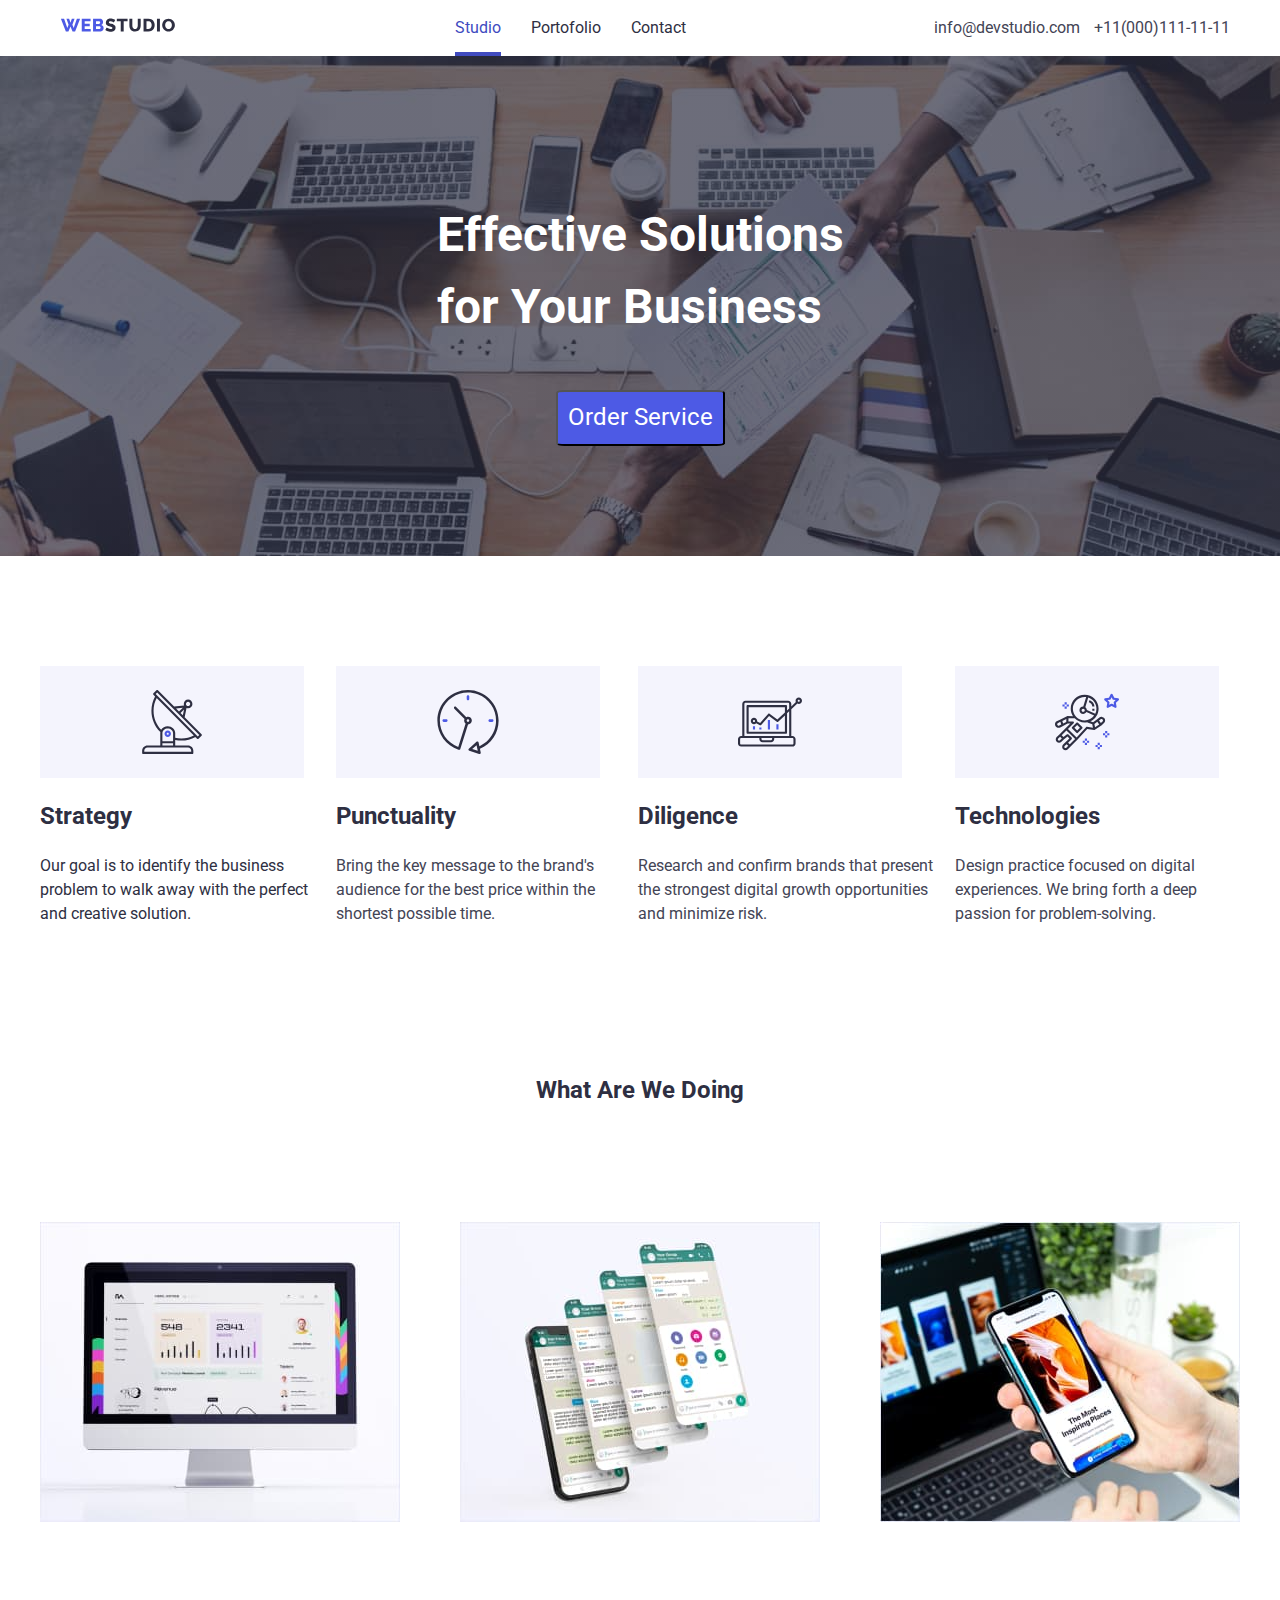
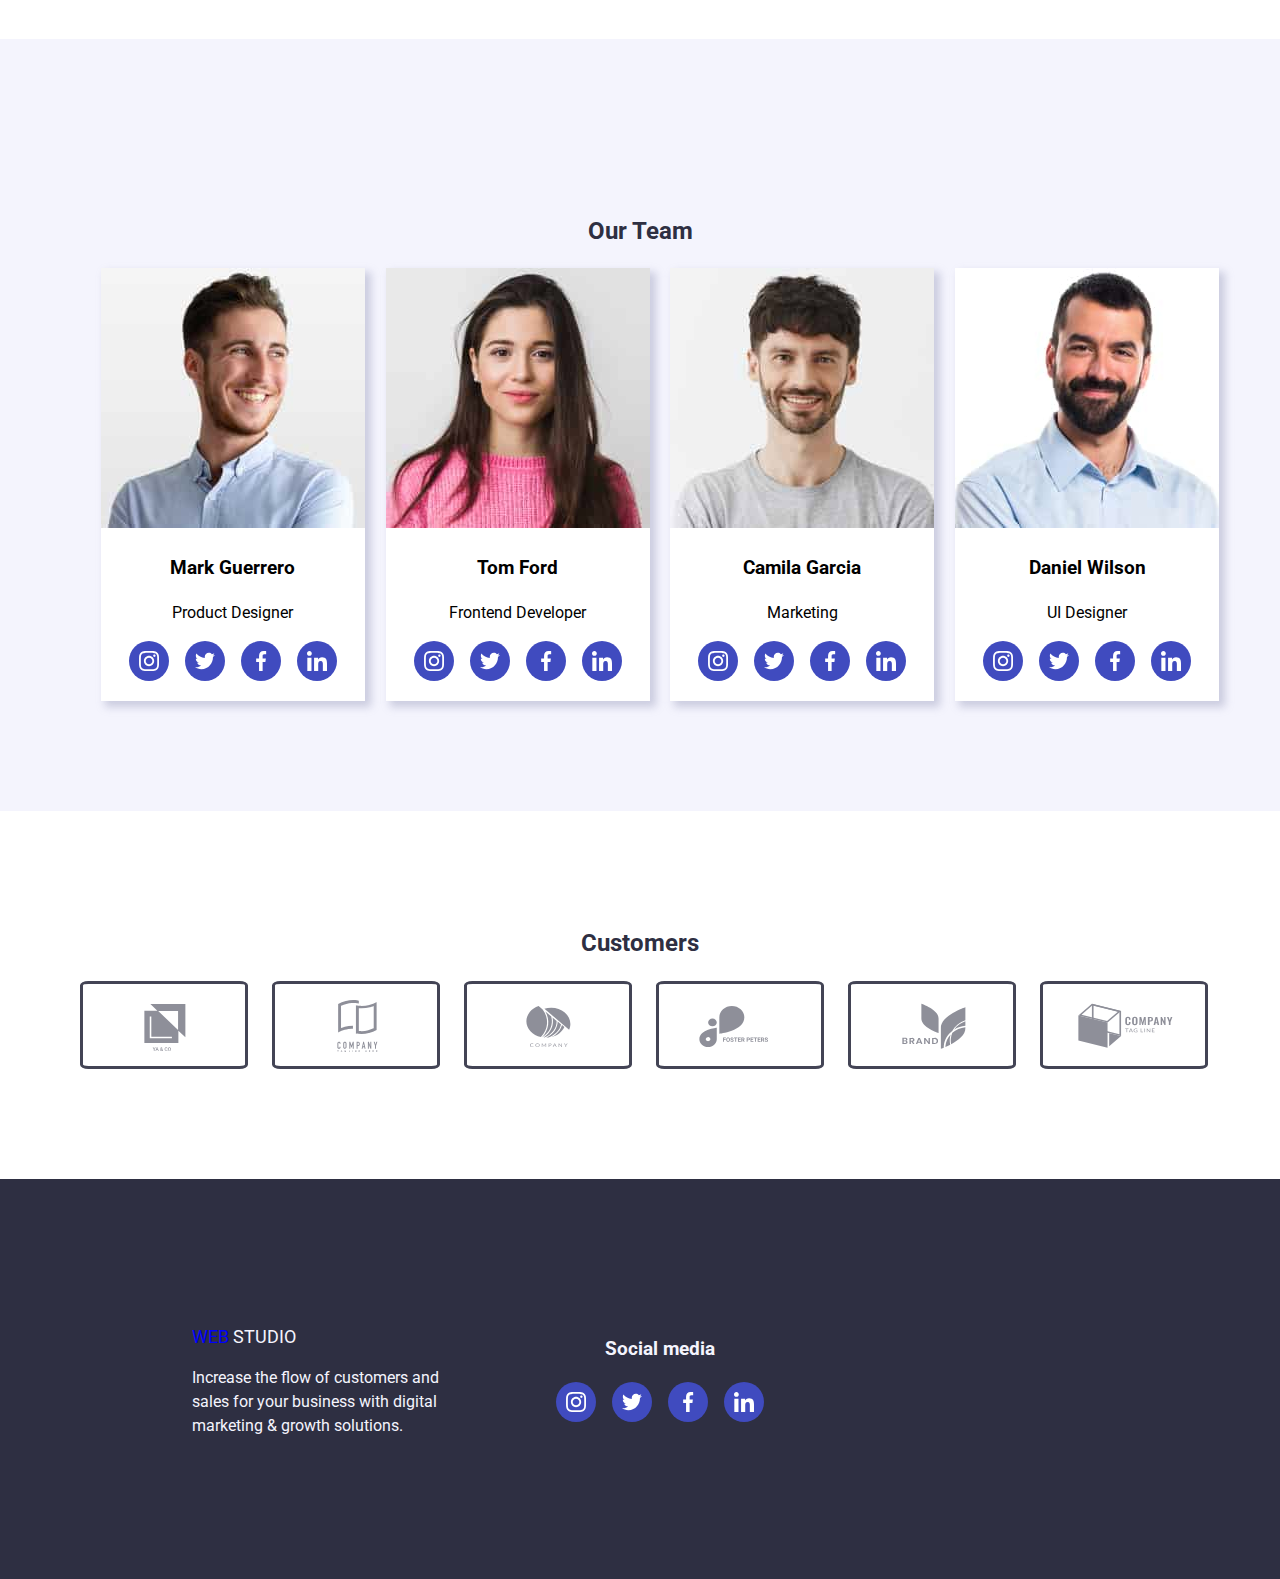
<file: index.html>
<!DOCTYPE html>
<html lang="en">
<head>
    <meta charset="UTF-8">
    <meta name="viewport" content="width=device-width, initial-scale=1.0">
    <title>Homewok </title>
    <link rel="preconnect" href="https://fonts.googleapis.com">
    <link rel="preconnect" href="https://fonts.gstatic.com" crossorigin>
    <link href="https://fonts.googleapis.com/css2?family=Roboto:ital,wght@0,100;0,300;0,400;0,500;0,700;0,900;1,100;1,300;1,400;1,500;1,700;1,900&display=swap" rel="stylesheet">
    <link rel="preconnect" href="https://fonts.googleapis.com">
    <link rel="preconnect" href="https://fonts.gstatic.com" crossorigin>
    <link href="https://fonts.googleapis.com/css2?family=Raleway:ital,wght@0,100..900;1,100..900&family=Roboto:ital,wght@0,100;0,300;0,400;0,500;0,700;0,900;1,100;1,300;1,400;1,500;1,700;1,900&display=swap" rel="stylesheet">
    <link rel="stylesheet" href="pagescss/normalize.css">
    <link rel="stylesheet" href="pagescss/style.css">
</head>
<body>
  <header >
    <div class=" section ">
      <div class="container global-header ">
        <div class="logo-webstudio">
          <a href="index.html" target="_parent"><img src="assets/logo.svg" alt="logo-webstudio" width="156" height="24"></a>
        </div>
        <nav class="nav">
          <ul class="nav-list">
            <li>
              <a href="index.html" target="_self" class="active">Studio</a>
            </li>

            <li>
              <a href="portofolio.html" target="_self" >Portofolio</a>
            </li>

            <li>
              <a href="index.html" target="_self">Contact</a>
            </li>
          </ul> 
        </nav>
        <div class="contact">
          <a href="mailto:info@devstudio.com" class="item-contact">info@devstudio.com</a>
          <a href="tel:+11(000)111-11-11" class="item-contact">+11(000)111-11-11</a>
        </div>
      </div>
    </div>
  </header> 
<main>
  <div class="hero-image ">
    <div class="title-hero">
        <div >
          <h1 > Effective Solutions <br>
          for Your Business</h1>
        </div>
          <button type="button" class="hero-button" data-modal-open>Order Service</button>
    </div>
  </div>
<!-- modal-->
<div class="modal is-hidden" data-modal>
<div class="modal-content">
  <button type="button" class="close-btn" data-modal-close>&times;</button>
</div>
</div>
<!-- siction skils-->
<section class=" section skils">
    <div class="container">
      <ul class="list-skils">
        <li class="item-skils"> 
          <div class="svg-skils">
          <svg>
            <use href="./assets/symbol-defs1.svg#icon-antenna"></use>  
          </svg>
         </div>  
            <h2 class="title-skils">Strategy</h2>
            <p>Our goal is to identify the business
            problem to walk away with the perfect and creative solution. </p>
        </li>

        <li class="item-skils">
          <div class="svg-skils">
          <svg>
            <use href="./assets/symbol-defs1.svg#icon-clock"></use>  
          </svg> 
         </div>
            <h2 class="title-skils">Punctuality</h2>
            <p class="text-skils">Bring the key message to the brand's audience for the best price within the shortest possible time.</p>
        </li>

        <li class="item-skils">
          <div class="svg-skils">
          <svg>
            <use href="assets/symbol-defs1.svg#icon-diagram"></use>  
          </svg>
          </div>
           <h2 class="title-skils">Diligence</h2>
           <p class="text-skils">Research and confirm brands that present the strongest digital growth opportunities and minimize risk.</p>
        </li>

        <li class="item-skils">
          <div class="svg-skils">
          <svg>
            <use href="assets/symbol-defs1.svg#icon-astronaut"></use>  
          </svg> 
          </div>
            <h2 class="title-skils">Technologies</h2>
            <p class="text-skils">Design practice focused on digital experiences. We bring forth a deep passion for problem-solving.</p>
        </li>
      </ul>
    </div>
</section>
<!--section images--> 
<section class="section images">
    <div class="container">
      <h2 class="title">What are we doing</h2>
      <ul class="list-img">
        <li>
          <img src="assets/imag1.jpg" alt="imagine-interfata-calculator">
        </li>

        <li>
          <img src="assets/imag2.jpg" alt="imagine-interfata-mobil">
        </li>

        <li>
          <img src="assets/imag3.jpg" alt="imagine-interfata-calculator-mobil">
        </li>
      </ul>
    </div>
</section>
<!--sction our team--> 
<section class="section our-team ">  
    <div class=" container">
        <h2 class="title header-our-team">Our Team</h2>
      <ul class="list-photo">
        <li>
          <div class="photo">
            <img src="assets/photo1.jpg" alt=" photo Mark Guerrero">
            <div class="card-content">
            <h3>Mark Guerrero</h3>
            <p>Product Designer</p>
            <div class="icons-list">
              <a href="http://https://www.instagram.com/" target="_blank" rel="noopener noreferrer" aria-label="instagram-link" class="icons">
                <svg>
                  <use href="assets/symbol-defs.svg#icon-instagram"></use>  
                </svg>
              </a>
              <a href="http://https://www.svg#icon-twitter.com/" target="_blank" rel="noopener noreferrer" aria-label="twitter-link" class="icons">
                <svg>
                  <use href="assets/symbol-defs.svg#icon-twitter"></use>  
                </svg>
              </a>
              <a href="http://https://www.facebook.com/" target="_blank" rel="noopener noreferrer" aria-label="facebook-link" class="icons">
                <svg>
                  <use href="assets/symbol-defs.svg#icon-facebook"></use>  
                </svg>
              </a>
              <a href="http://https://www.linkedin.com/" target="_blank" rel="noopener noreferrer" aria-label="linkedin-link" class="icons">
                <svg>
                  <use href="assets/symbol-defs.svg#icon-linkedin"></use>  
                </svg>
              </a>      
          </div>
          </div>
        </li>

        <li>
          <div class="photo">
            <img src="assets/photo2.jpg" alt="photo Tom Ford">
            <div class="card-content">
            <h3> Tom Ford</h3>
            <p>Frontend Developer</p>
            <div class="icons-list">
              <a href="http://https://www.instagram.com/" target="_blank" rel="noopener noreferrer" aria-label="instagram-link" class="icons">
                <svg>
                  <use href="assets/symbol-defs.svg#icon-instagram"></use>  
                </svg>
              </a>
              <a href="http://https://www.svg#icon-twitter.com/" target="_blank" rel="noopener noreferrer" aria-label="twitter-link" class="icons">
                <svg>
                  <use href="assets/symbol-defs.svg#icon-twitter"></use>  
                </svg>
              </a>
              <a href="http://https://www.facebook.com/" target="_blank" rel="noopener noreferrer" aria-label="facebook-link" class="icons">
                <svg>
                  <use href="assets/symbol-defs.svg#icon-facebook"></use>  
                </svg>
              </a>
              <a href="http://https://www.linkedin.com/" target="_blank" rel="noopener noreferrer" aria-label="linkedin-link" class="icons">
                <svg>
                  <use href="assets/symbol-defs.svg#icon-linkedin"></use>  
                </svg>
              </a>      
          </div> 
          </div>
        </li>

        <li>
          <div class="photo">
            <img src="assets/photo3.jpg" alt="photo Camila Garcia">
            <div class="card-content">
            <h3>Camila Garcia</h3>
            <p>Marketing</p>
            <div class="icons-list">
              <a href="http://https://www.instagram.com/" target="_blank" rel="noopener noreferrer" aria-label="instagram-link" class="icons">
                <svg>
                  <use href="assets/symbol-defs.svg#icon-instagram"></use>  
                </svg>
              </a>
              <a href="http://https://www.svg#icon-twitter.com/" target="_blank" rel="noopener noreferrer" aria-label="twitter-link" class="icons">
                <svg>
                  <use href="assets/symbol-defs.svg#icon-twitter"></use>  
                </svg>
              </a>
              <a href="http://https://www.facebook.com/" target="_blank" rel="noopener noreferrer" aria-label="facebook-link" class="icons">
                <svg>
                  <use href="assets/symbol-defs.svg#icon-facebook"></use>  
                </svg>
              </a>
              <a href="http://https://www.linkedin.com/" target="_blank" rel="noopener noreferrer" aria-label="linkedin-link" class="icons">
                <svg>
                  <use href="assets/symbol-defs.svg#icon-linkedin"></use>  
                </svg>
              </a>      
          </div> 
          </div>
        </li>

        <li>
          <div class="photo">
            <img src="assets/photo4.jpg" alt="photo Daniel Wilson">
            <div class="card-content">
            <h3>Daniel Wilson</h3>
            <p>UI Designer</p>
            <div class="icons-list">
              <a href="http://https://www.instagram.com/" target="_blank" rel="noopener noreferrer" aria-label="instagram-link" class="icons">
                <svg>
                  <use href="assets/symbol-defs.svg#icon-instagram"></use>  
                </svg>
              </a>
              <a href="http://https://www.svg#icon-twitter.com/" target="_blank" rel="noopener noreferrer" aria-label="twitter-link" class="icons">
                <svg>
                  <use href="assets/symbol-defs.svg#icon-twitter"></use>  
                </svg>
              </a>
              <a href="http://https://www.facebook.com/" target="_blank" rel="noopener noreferrer" aria-label="facebook-link" class="icons">
                <svg>
                  <use href="assets/symbol-defs.svg#icon-facebook"></use>  
                </svg>
              </a>
              <a href="http://https://www.linkedin.com/" target="_blank" rel="noopener noreferrer" aria-label="linkedin-link" class="icons">
                <svg>
                  <use href="assets/symbol-defs.svg#icon-linkedin"></use>  
                </svg>
              </a>      
           </div>
          </div>
        </li>
     </ul>
    </div>
</section>
<section class="section customers">
  <div class="container">
    <h2 class="title">Customers</h2>
    <ul class="list-icons-costumers">
      <li>
        <div class="icons-costumers">
        <svg>
          <use href="./assets/symbol-defs2.svg#icon-Logo1"></use>  
        </svg>
       </div>
      </li>
      <li>
        <div class="icons-costumers">
        <svg>
          <use href="./assets/symbol-defs2.svg#icon-Logo2"></use>  
        </svg>
       </div>
      </li>
      <li>
        <div class="icons-costumers">
        <svg>
          <use href="./assets/symbol-defs2.svg#icon-Logo3"></use>  
        </svg>
       </div>
      </li>
      <li>
        <div class="icons-costumers">
        <svg>
          <use href="./assets/symbol-defs2.svg#icon-Logo4"></use>  
        </svg>
       </div>
      </li>
      <li>
        <div class="icons-costumers">
        <svg>
          <use href="./assets/symbol-defs2.svg#icon-Logo5"></use>  
        </svg>
       </div>
      </li>
      <li>
        <div class="icons-costumers">
        <svg>
          <use href="./assets/symbol-defs2.svg#icon-Logo6"></use>  
        </svg>
       </div>
      </li>
    </ul>
  </div>
</section>
</main> 
<footer >
<div class="footer" >
  <div class="logo-text-footer">
    <div class="logo-footer">
      <span class="blue">WEB</span>
      <span class="cloud">STUDIO</span>
    </div>
    <div class="text-footer">
      <p>Increase the flow of customers and sales for your business with digital marketing & growth solutions.
      </p>
    </div>  
  </div>
  <div class="social-medi-footer">
    <div>
     <h3 class="title-footer">Social media</h3>
    </div>
    <div class="icons-list">
      <a href="http://https://www.instagram.com/" target="_blank" rel="noopener noreferrer" aria-label="instagram-link" class="icons">
        <svg>
          <use href="assets/symbol-defs.svg#icon-instagram"></use>  
        </svg>
      </a>
      <a href="http://https://www.svg#icon-twitter.com/" target="_blank" rel="noopener noreferrer" aria-label="twitter-link" class="icons">
        <svg>
          <use href="assets/symbol-defs.svg#icon-twitter"></use>  
        </svg>
      </a>
      <a href="http://https://www.facebook.com/" target="_blank" rel="noopener noreferrer" aria-label="facebook-link" class="icons">
        <svg>
          <use href="assets/symbol-defs.svg#icon-facebook"></use>  
        </svg>
      </a>
      <a href="http://https://www.linkedin.com/" target="_blank" rel="noopener noreferrer" aria-label="linkedin-link" class="icons">
        <svg>
          <use href="assets/symbol-defs.svg#icon-linkedin"></use>  
        </svg>
      </a>      
    </div>
  </div> 
</div>
</footer>  
</body>
<script src="js/modal.js"></script>
</html>
</file>
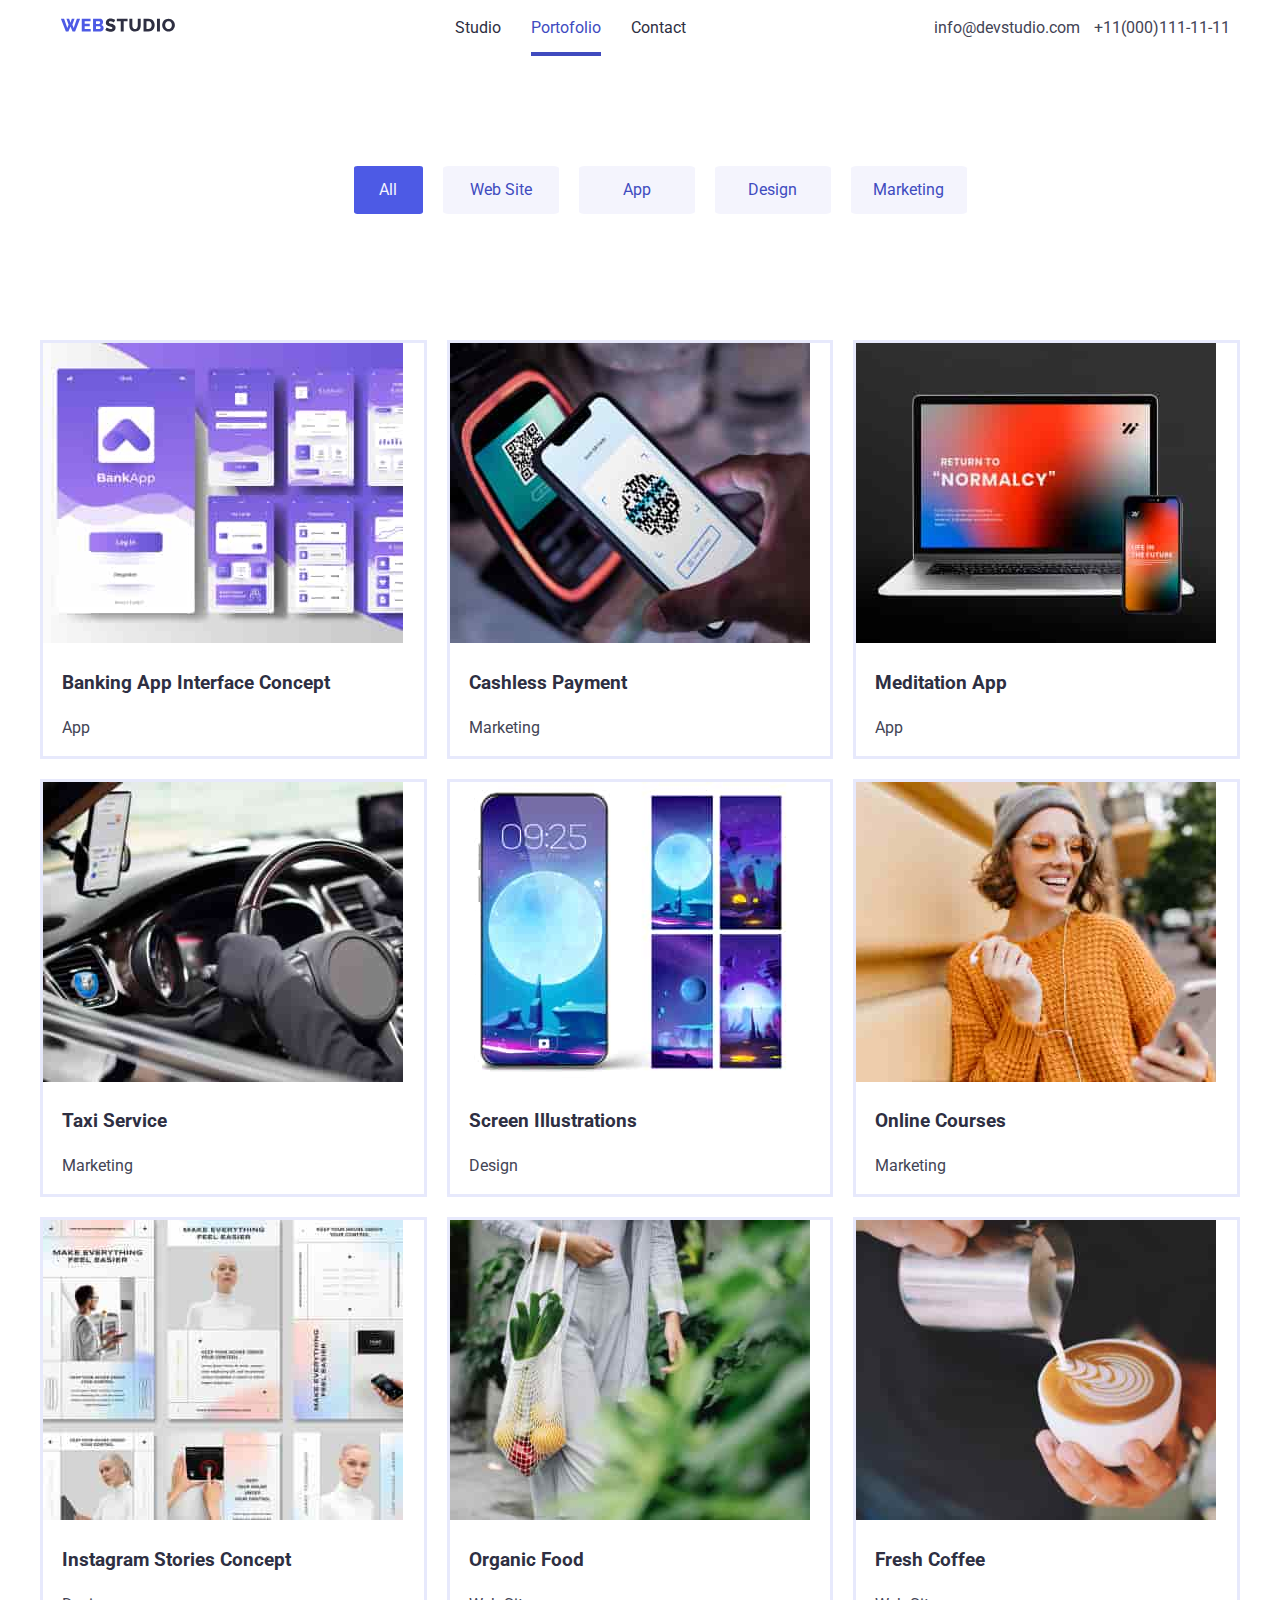
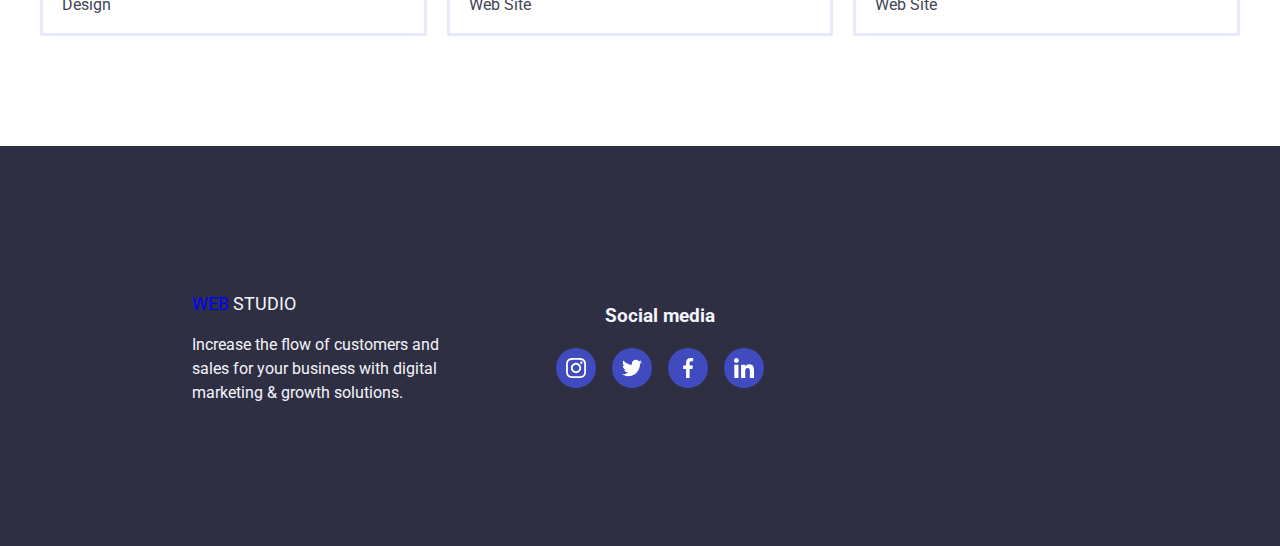
<file: portofolio.html>
<!DOCTYPE html>
<html lang="en">
<head>
    <meta charset="UTF-8">
    <meta name="viewport" content="width=device-width, initial-scale=1.0">
    <title>Homewok2</title>
    <link rel="preconnect" href="https://fonts.googleapis.com">
    <link rel="preconnect" href="https://fonts.gstatic.com" crossorigin>
    <link href="https://fonts.googleapis.com/css2?family=Roboto:ital,wght@0,100;0,300;0,400;0,500;0,700;0,900;1,100;1,300;1,400;1,500;1,700;1,900&display=swap" rel="stylesheet">
    <link rel="preconnect" href="https://fonts.googleapis.com">
    <link rel="preconnect" href="https://fonts.gstatic.com" crossorigin>
    <link href="https://fonts.googleapis.com/css2?family=Raleway:ital,wght@0,100..900;1,100..900&family=Roboto:ital,wght@0,100;0,300;0,400;0,500;0,700;0,900;1,100;1,300;1,400;1,500;1,700;1,900&display=swap" rel="stylesheet">
    <link rel="stylesheet" href="pagescss/normalize.css">
    <link rel="stylesheet" href="pagescss/style.css">
</head>
<body> 
   <header>
<div class="section ">
  <div class="container global-header ">
    <a href="index.html" target="_parent"><img src="assets/logo.svg" alt="logo-webstudio" width="156" height="24"></a>
    <nav class="nav">
      <ul class="nav-list">
        <li>
          <a href="index.html" target="_self">Studio</a>
        </li>

        <li>
          <a href="portofolio.html" target="_self" class="active">Portofolio</a>
        </li>

        <li>
          <a href="index.html" target="_self">Contact</a>
        </li>
      </ul> 
    </nav>
    <div class="contact">
      <a href="mailto:info@devstudio.com" class="item-contact">info@devstudio.com</a>
      <a href="tel:+11(000)111-11-11" class="item-contact">+11(000)111-11-11</a>
    </div>
  </div>
</div>
  </header>
    <main>
      <!--button section-->
    <section class="section">
      <div class="container button-section">
        <ul class="list-button">
          <li><button type="button" class="button button-first">All</button></li>
          <li><button type="button" class="button"> Web Site</button></li> 
          <li><button type="button" class="button">App</button></li>
          <li><button type="button" class="button">Design</button></li>
          <li><button type="button" class="button">Marketing</button></li>
        </ul>
      </div>
    </section>
      <!--project section-->
    <section class="section">
      <div class="container">
        <ul class="list-projects-portofolio">

          <li class="list-item-img ">
            <div class="img-project">
            <img src="assets/img11.jpg" alt="imag-interface-concept" class="img">
            <div class="overlay"></div></div>
            <div class="text-img-portofolio">
              <h3 class="title-img">Banking App Interface Concept</h3>
              <p class="text-img">App</p>
            </div>
          
          </li>

          <li class="list-item-img">
            <div class="img-project">
            <img src="assets/img12.jpg" alt="imag-cashless payment" class="img">
            <div class="overlay">
              <p>14 Stylish and User-Friendly App Design Concepts · Task Manager App · Calorie Tracker App · Exotic Fruit Ecommerce App · Cloud Storage App</p>
            </div>
          </div>
            <div class="text-img-portofolio">
              <h3 class="title-img">Cashless Payment</h3>
              <p class="text-img">Marketing</p>
            </div>
          </li>

          <li class="list-item-img">
            <div class="img-project">
            <img src="assets/img13.jpg" alt="imag-meditation-app" class="imgs">
            <div class="overlay"></div></div>
            <div class="text-img-portofolio">
              <h3 class="title-img">Meditation App</h3>
              <p class="text-img">App</p>
            </div>
          </li>
            
          <li class="list-item-img">
            <div class="img-project">
            <img src="assets/img21.jpg" alt="imag-taxi-service" class="img">
            <div class="overlay"></div></div>
             <div class="text-img-portofolio">
              <h3 class="title-img">Taxi Service</h3>
              <p class="text-img">Marketing</p>
            </div>
          </li>

          <li class="list-item-img">
            <div class="img-project">
            <img src="assets/img22.jpg" alt="imag-screen-ilustrations" class="img">
            <div class="overlay"></div></div> 
            <div class="text-img-portofolio">
              <h3 class="title-img">Screen Illustrations</h3>
              <p class="text-img">Design</p>
            </div>
          </li>

          <li class="list-item-img">
            <div class="img-project">
            <img src="assets/img23.jpg" alt="imag-online-courses" class="img">
            <div class="overlay"></div></div> 
            <div class="text-img-portofolio">
              <h3 class="title-img">Online Courses</h3>
              <p class="text-img">Marketing</p>
            </div>
          </li>

          <li class="list-item-img">
            <div class="img-project">
            <img src="assets/img31.jpg" alt="imag-instagram-stories" class="img">
            <div class="overlay"></div> </div>
            <div class="text-img-portofolio">
              <h3 class="title-img">Instagram Stories Concept</h3>
              <p class="text-img">Design</p>
            </div>
          </li>

          <li class="list-item-img">
            <div class="img-project">
            <img src="assets/img32.jpg" alt="imag-organic-food" class="img">
            <div class="overlay"></div></div> 
            <div class="text-img-portofolio">
              <h3 class="title-img">Organic Food</h3>
              <p class="text-img">Web Site</p>
            </div>
          </li>

          <li class="list-item-img">
            <div class="img-project">
            <img src="assets/img33.jpg" alt="imag-freshcofee" class="img">
            <div class="overlay"></div></div>
            <div class="text-img-portofolio">
              <h3 class="title-img">Fresh Coffee</h3>
              <p class="text-img">Web Site</p>
            </div>
          </li>
        </ul>       
      </div>
    </section>
    </main>
    <footer >
    <div class="footer" >
      <div class="logo-text-footer">
        <div class="logo-footer">
          <span class="blue">WEB</span>
          <span class="cloud">STUDIO</span>
        </div>
        <div class="text-footer">
          <p>Increase the flow of customers and sales for your business with digital marketing & growth solutions.
          </p>
        </div>  
      </div>
      <div class="social-medi-footer">
        <div>
         <h3 class="title-footer">Social media</h3>
        </div>
        <div class="icons-list">
          <a href="http://https://www.instagram.com/" target="_blank" rel="noopener noreferrer" aria-label="instagram-link" class="icons">
            <svg>
              <use href="assets/symbol-defs.svg#icon-instagram"></use>  
            </svg>
          </a>
          <a href="http://https://www.svg#icon-twitter.com/" target="_blank" rel="noopener noreferrer" aria-label="twitter-link" class="icons">
            <svg>
              <use href="assets/symbol-defs.svg#icon-twitter"></use>  
            </svg>
          </a>
          <a href="http://https://www.facebook.com/" target="_blank" rel="noopener noreferrer" aria-label="facebook-link" class="icons">
            <svg>
              <use href="assets/symbol-defs.svg#icon-facebook"></use>  
            </svg>
          </a>
          <a href="http://https://www.linkedin.com/" target="_blank" rel="noopener noreferrer" aria-label="linkedin-link" class="icons">
            <svg>
              <use href="assets/symbol-defs.svg#icon-linkedin"></use>  
            </svg>
          </a>      
        </div>
      </div> 
    </div>
    </footer>  
    </body>
    </html>    
</body>
</html>
</file>
<file: pagescss/style.css>
:root {
  --iris: #4d5ae5;
  --ocean: #404bbf;
  --navy-blue: #2e2f42;
  --green: #31d0aa;
  --slate: #434455;
  --light-slate: #8e8f99;
  --cornflower: #e7e9fc;
  --cloud: #f4f4fd;
  --navy-blue-modal: rgba(46, 47, 66, 0.4);
  --grey: rgba(46, 47, 66, 0.7);
  --white: #fff;
  --dairy: #fcfcfc;
  --font-family: "Roboto", sans-serif;
  --second-family: "Raleway", sans-serif;
  --transition: 250ms cubic-bezier(0.4, 0, 0.2, 1);
}

* {
  box-sizing: border-box;
}

body {
  background-color: white;
  font-family: var(--font-family);
  line-height: 1.5;
}

.title {
  color: var(--navy-blue);
  text-align: center;
  text-transform: capitalize;
}

ul {
  list-style-type: none;
}

.section {
  display: flex;
  justify-content: center;
}

.container {
  width: 1200px;
}

/* styles nav*/
.global-header {
  display: flex;
  justify-content: space-between;
  align-items: center;
}

.global-header .nav-list {
  display: flex;
  justify-content: flex-end;
}

.global-header .nav-list a:hover {
  color: var(--ocean);
  border-bottom: var(--ocean);
}

a {
  transition: color var(--transition);
}

.nav-list a {
  color: var(--navy-blue);
  font-size: medium;
  text-decoration: none;
  margin-right: 30px;
}

.global-header a.active {
  color: var(--ocean);
  padding-bottom: 15px;
  border-bottom: solid 4px;
}

.conact,
.item-contact {
  color: var(--slate);
  text-decoration: none;
  padding-right: 10px;
}

.item-contact:hover {
  color: var(--ocean);
}

/* styles hero index*/
.hero-image {
  display: flex;
  align-items: center;
  justify-content: center;
  padding: 94px;
  height: 500px;
  background: linear-gradient(rgba(46, 47, 66, 0.7), rgba(46, 47, 66, 0.7)),
    url(../assets/imghero.jpg), no-repeat;
}

.title-hero {
  display: flex;
  flex-direction: column;
  align-items: center;
  color: var(--white);
  font-size: x-large;
}

.hero-button {
  background-color: var(--iris);
  color: var(--white);
  width: 169px;
  height: 56px;
  margin-top: 15px;
  border-radius: 5%;
  text-align: center;
  transition: backgraund-color var(--transition);
}

.hero-button:hover {
  background-color: var(--light-slate);
  cursor: pointer;
}

/* styles modal*/
.is-hidden {
  visibility: hidden;
  transform: scale(1.1);
}

.modal {
  position: fixed;
  top: 0;
  left: 0;
  width: 100vw;
  height: 100vh;
  display: flex;
  justify-content: center;
  align-items: center;
  background: var(--grey);
  opacity: 0.8;
  transition: transform var(--transition);
}

.modal-content {
  margin: 0 auto;
  padding: 16px;
  background-color: var(--white);
  width: 50%;
  height: 500px;
  position: relative;
}

.close-btn {
  background-color: var(--cloud);
  border-radius: 50%;
  border-color: var(--navy-blue-modal);
  color: var(--blue-modal);
  outline: none;
  position: absolute;
  top: 24px;
  right: 24px;
}

/*styles icons*/
.icons-list {
  display: flex;
  gap: 16px;
  justify-content: center;
}

.icons-list .icons svg {
  width: 20px;
  height: 20px;
}

.icons-list .icons {
  display: flex;
  justify-content: center;
  align-items: center;
  width: 40px;
  height: 40px;
  background-color: var(--ocean);
  color: var(--white);
  border-radius: 50%;
  margin-bottom: 20px;
  transition: background-color var(--transition);
}

.icons-list .icons:hover,
.icons-list .icons:active {
  background-color: var(--green);
  cursor: pointer;
}

/* styles skils index*/
.list-skils {
  width: 1200px;
  display: flex;
  justify-content: center;
  gap: 20px;
  color: var(--navy-blue);
  padding: 94px 0px;
}

.item-skils svg {
  width: 64px;
  height: 64px;
}

.svg-skils {
  background-color: var(--cloud);
  width: 264px;
  height: 112px;
  display: flex;
  justify-content: center;
  align-items: center;
}

.text-skils {
  color: var(--slate);
}

/*styles img index*/
.list-img {
  display: flex;
  justify-content: space-between;
  padding: 94px 0px;
}

/* styles our team index*/
.our-team {
  background-color: var(--cloud);
  padding: 94px 0px;
}

.header-our-team {
  padding-top: 5%;
}

.list-photo {
  display: flex;
  justify-content: space-evenly;
}

.photo {
  border: none;
  background-color: var(--white);
  box-shadow: 5px 5px 8px 1px rgba(143, 144, 180, 0.4);
}

.card-content {
  text-align: center;
}
/* customers*/

.customers {
  padding: 94px 0px;
}

.list-icons-costumers {
  display: flex;
  gap: 24px;
}

.icons-costumers svg {
  width: 104px;
  height: 56px;
}

.icons-costumers {
  display: flex;
  justify-content: center;
  align-items: center;
  width: 168px;
  height: 88px;
  border: var(--slate) solid;
  border-radius: 5%;
}
.list-icons-costumers:hover,
.list-icons-costumers:focus {
  color: var(--ocean);
  cursor: pointer;
}

/* styles footer*/
.footer {
  background-color: var(--navy-blue);
  color: var(--cloud);
  display: flex;
  align-items: center;
  gap: 100px;
  height: 400px;
}
.title-footer {
  text-align: center;
}
.social-media {
  display: flex;
  flex-direction: column;
}

.logo-text-footer {
  width: 264px;
  height: 112px;
  margin-left: 15%;
}
.blue {
  color: blue;
}

.clud {
  color: var(--cloud);
}

.logo-footer {
  font-size: large;
}

/* section button portofolio*/
.list-button {
  display: flex;
  justify-content: center;
  gap: 20px;
  padding-top: 94px;
}

.button {
  background-color: var(--cloud);
  color: var(--ocean);
  border: none;
  border-radius: 5%;
  width: 116px;
  height: 48px;
}

.button:focus,
.button:hover {
  box-shadow: 0px 4px 10px rgb(113, 135, 202);
  color: var(--cornflower);
  cursor: pointer;
}

.button-first {
  background-color: var(--iris);
  color: var(--cloud);
  width: 69px;
}

.button-first:hover,
.button-first:focus {
  color: var(--ocean);
  box-shadow: 0px 4px 10px rgb(113, 135, 202);
  cursor: pointer;
}

/* styles projects portofolio*/
.list-projects-portofolio {
  display: grid;
  grid-template-columns: repeat(3, 1fr);
  gap: 20px;
  padding: 94px 0px;
}

.list-item-img {
  display: flex;
  flex-direction: column;
  border: solid var(--cornflower);
  color: var(--navy-blue);
}

.list-item-img:hover {
  box-shadow: 0px 8px 20px;
  color: var(--ocean);
  cursor: pointer;
}

.title-img {
  color: var(--navy-blue);
}

.text-img {
  color: var(--slate);
}

.text-img-portofolio {
  margin-left: 5%;
}
/* styles overlay */
.img-project {
  position: relative;
}

.img-project img {
  background-size:cover ;
}

.overlay {
  position: absolute;
  bottom: 0;
  left: 0;
  background: var(--iris);
  overflow: hidden;
  width: 100%;
  height: 0;
  transition: var(--transition);
  text-align: center;
}
.overlay p {
  font-family: "Roboto", sans-serif;
  font-weight: 400;
  font-size: 16px;
  line-height: 1.5;
  letter-spacing: 0.02em;
  color: var(--cloud);
}
.img-project:hover .overlay {
  height: 100%;
}
</file>
